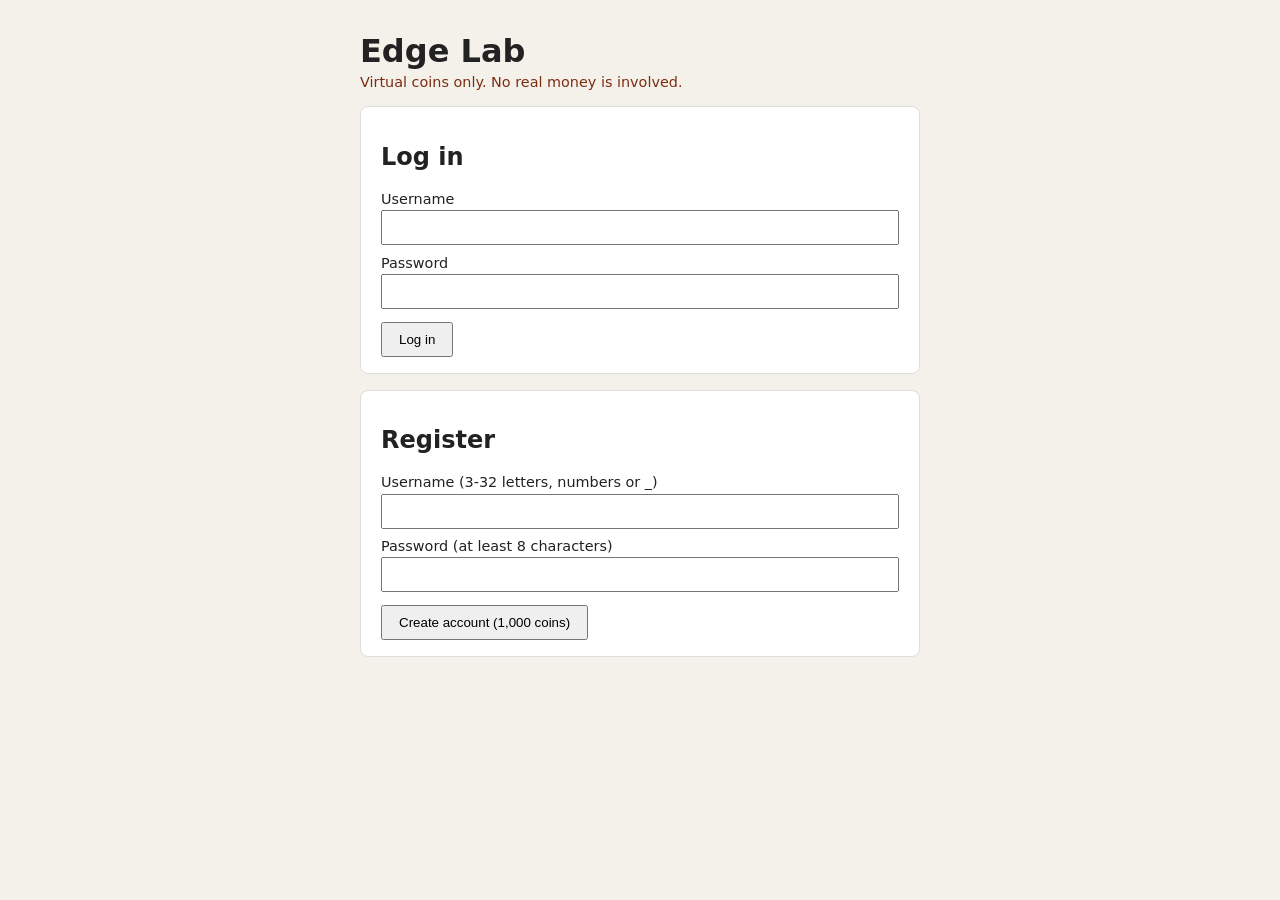
<file: index.html>
<!doctype html>
<html lang="en">
<head>
  <meta charset="utf-8">
  <meta name="viewport" content="width=device-width, initial-scale=1">
  <title>Edge Lab</title>
  <link rel="stylesheet" href="/style.css">
</head>
<body>
<main>
  <h1>Edge Lab</h1>
  <p class="note">Virtual coins only. No real money is involved.</p>

  <section>
    <h2>Log in</h2>
    <form id="login-form">
      <label>Username <input name="username" autocomplete="username" required maxlength="32"></label>
      <label>Password <input name="password" type="password" autocomplete="current-password" required maxlength="128"></label>
      <button type="submit">Log in</button>
    </form>
  </section>

  <section>
    <h2>Register</h2>
    <form id="register-form">
      <label>Username (3-32 letters, numbers or _) <input name="username" autocomplete="username" required minlength="3" maxlength="32"></label>
      <label>Password (at least 8 characters) <input name="password" type="password" autocomplete="new-password" required minlength="8" maxlength="128"></label>
      <button type="submit">Create account (1,000 coins)</button>
    </form>
  </section>

  <p id="message" role="alert"></p>
</main>
<script src="/index.js"></script>
</body>
</html>
</file>
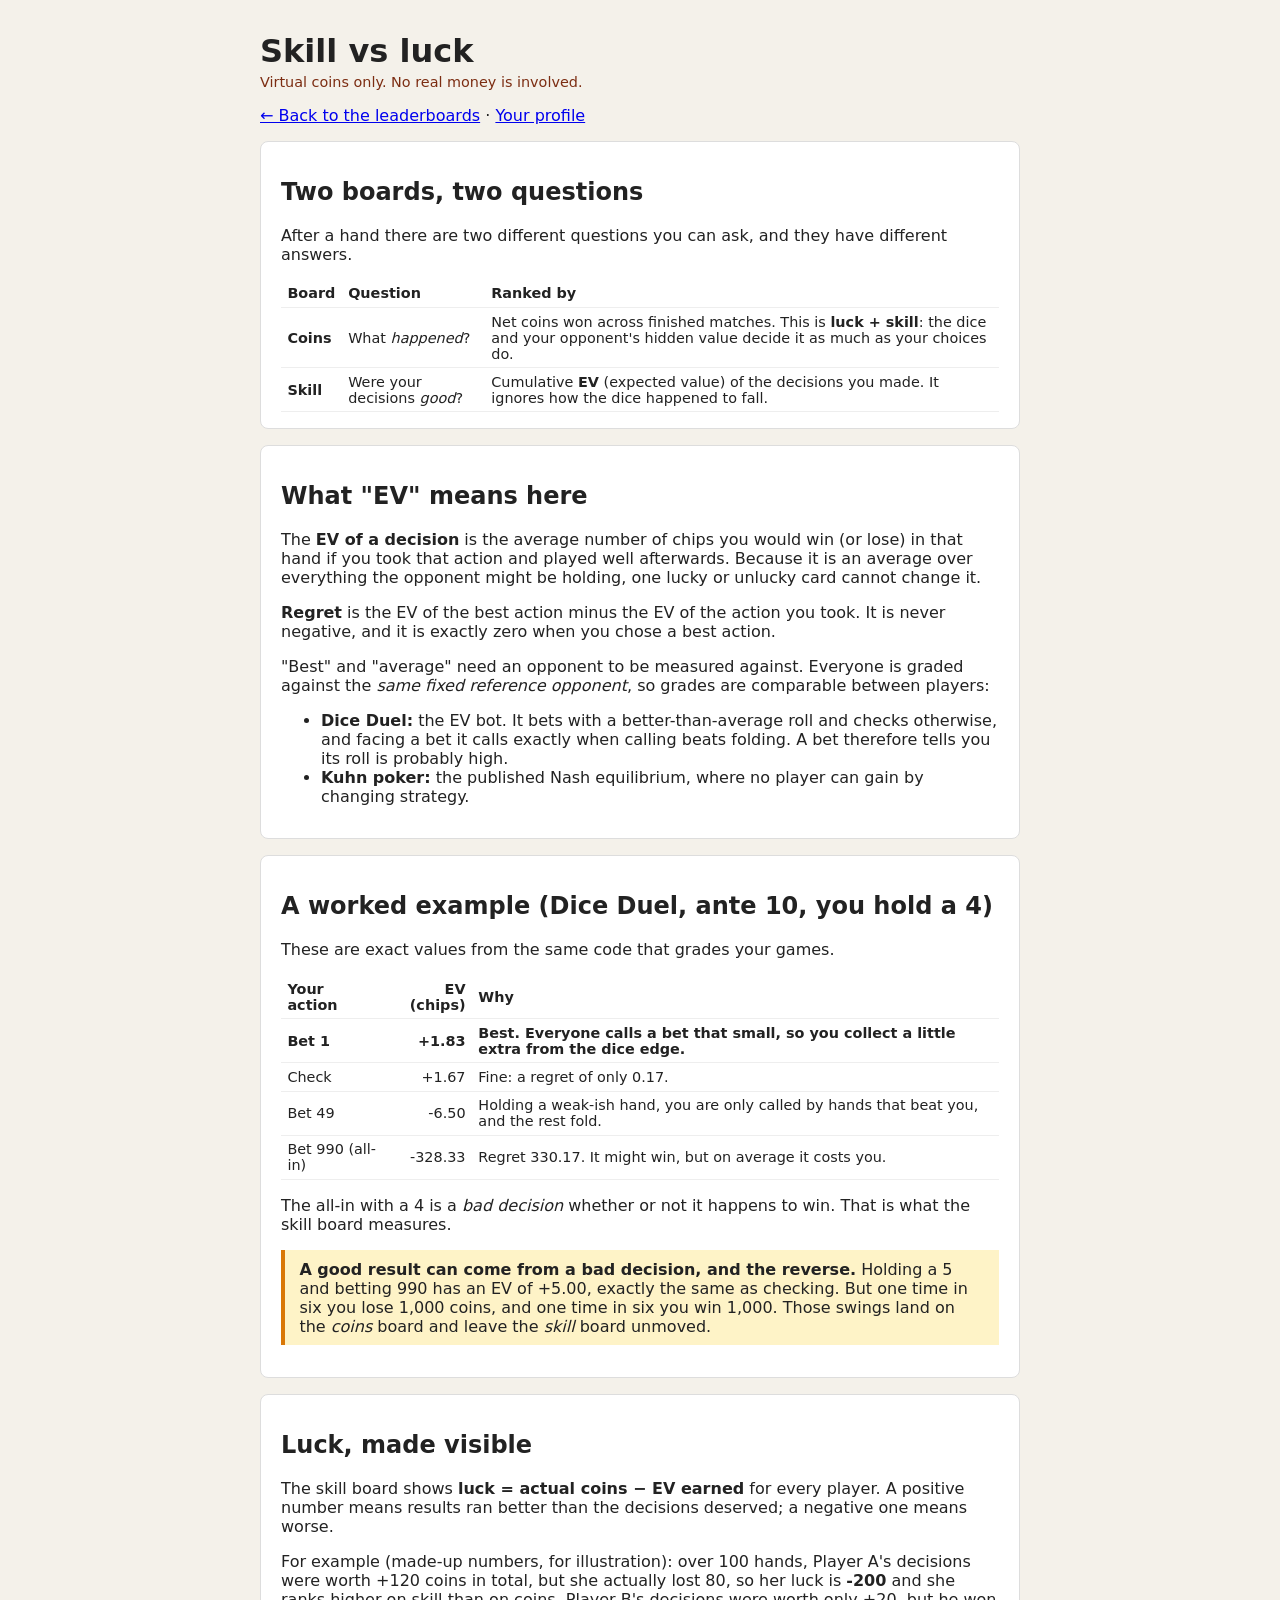
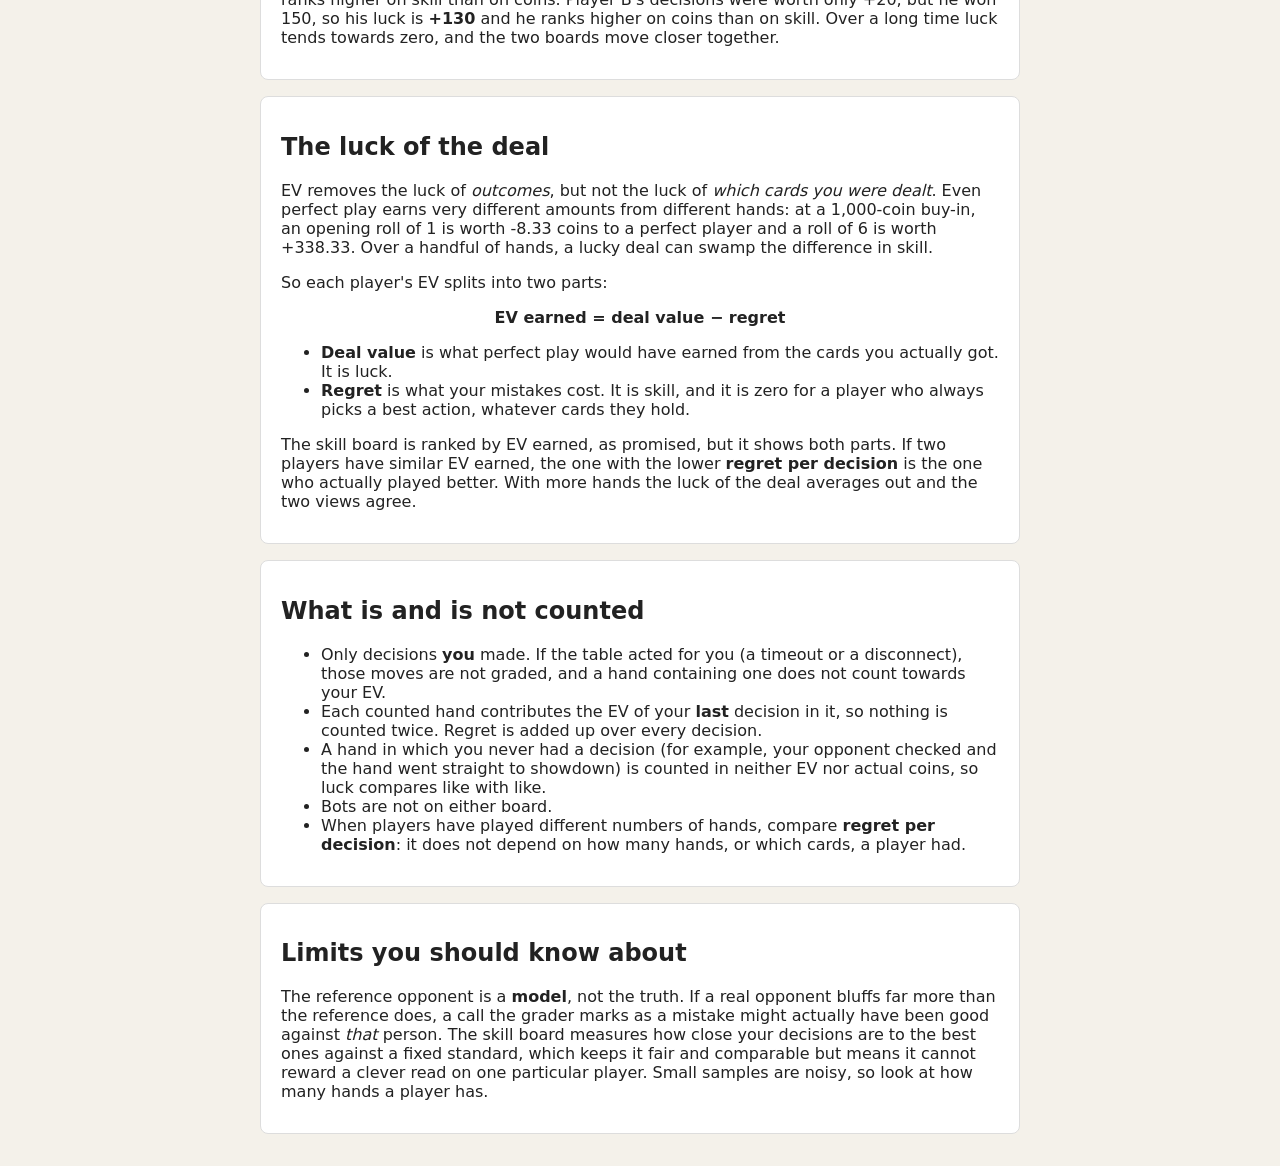
<file: skill-vs-luck.html>
<!doctype html>
<html lang="en">
<head>
  <meta charset="utf-8">
  <meta name="viewport" content="width=device-width, initial-scale=1">
  <title>Skill vs luck - Edge Lab</title>
  <link rel="stylesheet" href="/style.css">
  <style>
    main.wide { max-width: 760px; }
    td.num, th.num { text-align: right; }
    .best { font-weight: bold; }
    .callout { background: #fef3c7; border-left: 4px solid #d97706; padding: 0.6rem 0.9rem; margin: 1rem 0; }
    code { background: #f3f4f6; padding: 0 0.25rem; }
  </style>
</head>
<body>
<main class="wide">
  <h1>Skill vs luck</h1>
  <p class="note">Virtual coins only. No real money is involved.</p>
  <p><a href="/leaderboards.html">&larr; Back to the leaderboards</a> &middot; <a href="/profile.html">Your profile</a></p>

  <section>
    <h2>Two boards, two questions</h2>
    <p>After a hand there are two different questions you can ask, and they have different answers.</p>
    <table>
      <thead><tr><th>Board</th><th>Question</th><th>Ranked by</th></tr></thead>
      <tbody>
        <tr><td><strong>Coins</strong></td><td>What <em>happened</em>?</td><td>Net coins won across finished matches. This is <strong>luck + skill</strong>: the dice and your opponent's hidden value decide it as much as your choices do.</td></tr>
        <tr><td><strong>Skill</strong></td><td>Were your decisions <em>good</em>?</td><td>Cumulative <strong>EV</strong> (expected value) of the decisions you made. It ignores how the dice happened to fall.</td></tr>
      </tbody>
    </table>
  </section>

  <section>
    <h2>What "EV" means here</h2>
    <p>The <strong>EV of a decision</strong> is the average number of chips you would win (or lose) in that hand if you took that action and played well afterwards. Because it is an average over everything the opponent might be holding, one lucky or unlucky card cannot change it.</p>
    <p><strong>Regret</strong> is the EV of the best action minus the EV of the action you took. It is never negative, and it is exactly zero when you chose a best action.</p>
    <p>"Best" and "average" need an opponent to be measured against. Everyone is graded against the <em>same fixed reference opponent</em>, so grades are comparable between players:</p>
    <ul>
      <li><strong>Dice Duel:</strong> the EV bot. It bets with a better-than-average roll and checks otherwise, and facing a bet it calls exactly when calling beats folding. A bet therefore tells you its roll is probably high.</li>
      <li><strong>Kuhn poker:</strong> the published Nash equilibrium, where no player can gain by changing strategy.</li>
    </ul>
  </section>

  <section>
    <h2>A worked example (Dice Duel, ante 10, you hold a 4)</h2>
    <p>These are exact values from the same code that grades your games.</p>
    <table>
      <thead><tr><th>Your action</th><th class="num">EV (chips)</th><th>Why</th></tr></thead>
      <tbody>
        <tr class="best"><td>Bet 1</td><td class="num">+1.83</td><td>Best. Everyone calls a bet that small, so you collect a little extra from the dice edge.</td></tr>
        <tr><td>Check</td><td class="num">+1.67</td><td>Fine: a regret of only 0.17.</td></tr>
        <tr><td>Bet 49</td><td class="num">-6.50</td><td>Holding a weak-ish hand, you are only called by hands that beat you, and the rest fold.</td></tr>
        <tr><td>Bet 990 (all-in)</td><td class="num">-328.33</td><td>Regret 330.17. It might win, but on average it costs you.</td></tr>
      </tbody>
    </table>
    <p>The all-in with a 4 is a <em>bad decision</em> whether or not it happens to win. That is what the skill board measures.</p>

    <div class="callout">
      <strong>A good result can come from a bad decision, and the reverse.</strong> Holding a 5 and betting 990 has an EV of +5.00, exactly the same as checking. But one time in six you lose 1,000 coins, and one time in six you win 1,000. Those swings land on the <em>coins</em> board and leave the <em>skill</em> board unmoved.
    </div>
  </section>

  <section>
    <h2>Luck, made visible</h2>
    <p>The skill board shows <strong>luck = actual coins &minus; EV earned</strong> for every player. A positive number means results ran better than the decisions deserved; a negative one means worse.</p>
    <p>For example (made-up numbers, for illustration): over 100 hands, Player A's decisions were worth +120 coins in total, but she actually lost 80, so her luck is <strong>-200</strong> and she ranks higher on skill than on coins. Player B's decisions were worth only +20, but he won 150, so his luck is <strong>+130</strong> and he ranks higher on coins than on skill. Over a long time luck tends towards zero, and the two boards move closer together.</p>
  </section>

  <section>
    <h2>The luck of the deal</h2>
    <p>EV removes the luck of <em>outcomes</em>, but not the luck of <em>which cards you were dealt</em>. Even perfect play earns very different amounts from different hands: at a 1,000-coin buy-in, an opening roll of 1 is worth -8.33 coins to a perfect player and a roll of 6 is worth +338.33. Over a handful of hands, a lucky deal can swamp the difference in skill.</p>
    <p>So each player's EV splits into two parts:</p>
    <p style="text-align:center"><strong>EV earned = deal value &minus; regret</strong></p>
    <ul>
      <li><strong>Deal value</strong> is what perfect play would have earned from the cards you actually got. It is luck.</li>
      <li><strong>Regret</strong> is what your mistakes cost. It is skill, and it is zero for a player who always picks a best action, whatever cards they hold.</li>
    </ul>
    <p>The skill board is ranked by EV earned, as promised, but it shows both parts. If two players have similar EV earned, the one with the lower <strong>regret per decision</strong> is the one who actually played better. With more hands the luck of the deal averages out and the two views agree.</p>
  </section>

  <section>
    <h2>What is and is not counted</h2>
    <ul>
      <li>Only decisions <strong>you</strong> made. If the table acted for you (a timeout or a disconnect), those moves are not graded, and a hand containing one does not count towards your EV.</li>
      <li>Each counted hand contributes the EV of your <strong>last</strong> decision in it, so nothing is counted twice. Regret is added up over every decision.</li>
      <li>A hand in which you never had a decision (for example, your opponent checked and the hand went straight to showdown) is counted in neither EV nor actual coins, so luck compares like with like.</li>
      <li>Bots are not on either board.</li>
      <li>When players have played different numbers of hands, compare <strong>regret per decision</strong>: it does not depend on how many hands, or which cards, a player had.</li>
    </ul>
  </section>

  <section>
    <h2>Limits you should know about</h2>
    <p>The reference opponent is a <strong>model</strong>, not the truth. If a real opponent bluffs far more than the reference does, a call the grader marks as a mistake might actually have been good against <em>that</em> person. The skill board measures how close your decisions are to the best ones against a fixed standard, which keeps it fair and comparable but means it cannot reward a clever read on one particular player. Small samples are noisy, so look at how many hands a player has.</p>
  </section>
</main>
</body>
</html>
</file>
<file: style.css>
body { font-family: system-ui, sans-serif; background: #f4f1ea; color: #222; margin: 0; }
main { max-width: 560px; margin: 2rem auto; padding: 0 1rem; }
h1 { margin-bottom: 0; }
.note { color: #7c2d12; font-size: 0.9rem; margin-top: 0.25rem; }
section { background: #fff; border: 1px solid #ddd; border-radius: 8px; padding: 1rem 1.25rem; margin: 1rem 0; }
label { display: block; margin-top: 0.6rem; font-size: 0.9rem; }
input { width: 100%; box-sizing: border-box; padding: 0.5rem; margin-top: 0.2rem; }
button { margin-top: 0.8rem; padding: 0.5rem 1rem; cursor: pointer; }
#message { color: #b91c1c; min-height: 1.2rem; }
.balance { font-size: 2rem; font-weight: bold; }
table { width: 100%; border-collapse: collapse; font-size: 0.9rem; }
th, td { text-align: left; padding: 0.35rem 0.4rem; border-bottom: 1px solid #eee; }
.pos { color: #15803d; }
.neg { color: #b91c1c; }
</file>
